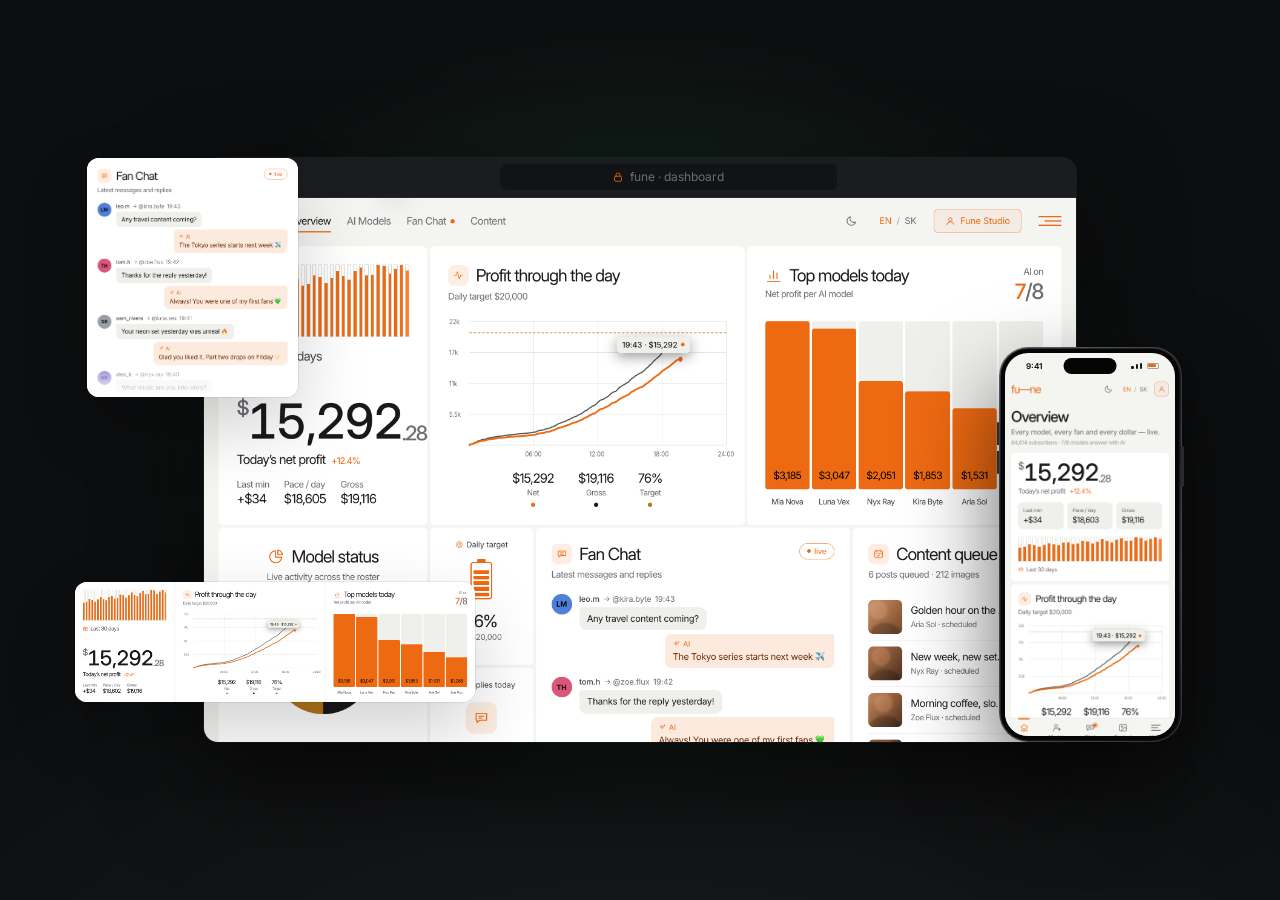
<file: mockups.html>
<!doctype html>
<!-- Marketing mockups of the Fune dashboard.
     Open: mockups.html?m=hero|browser|laptop|phone&lang=en|sk
     Export PNGs: bash tools/export-mockups.sh -->
<html lang="en">
<head>
  <meta charset="utf-8">
  <meta name="viewport" content="width=device-width, initial-scale=1">
  <meta name="robots" content="noindex">
  <title>Fune — dashboard mockups</title>
  <link rel="preconnect" href="https://fonts.googleapis.com">
  <link rel="preconnect" href="https://fonts.gstatic.com" crossorigin>
  <link href="https://fonts.googleapis.com/css2?family=Inter:opsz,wght@14..32,300..700&display=swap" rel="stylesheet">
  <link rel="stylesheet" href="styles.css?v=17">
  <style>
    html, body { height: 100%; }
    body.mk {
      margin: 0; overflow: hidden;
      background:
        radial-gradient(55% 60% at 50% 46%, rgba(38, 178, 101, .22), rgba(38, 178, 101, 0) 72%),
        radial-gradient(120% 90% at 50% 120%, #1a1b1d, #0d0e0f 60%);
    }
    .stage { position: relative; width: 100vw; height: 100vh; display: grid; place-items: center; }
    .mode { display: none; }
    body[data-m="browser"] .m-browser, body[data-m="laptop"] .m-laptop,
    body[data-m="phone"] .m-phone, body[data-m="hero"] .m-hero { display: block; }
    .m-browser { width: 84vw; }
    .m-laptop { width: 72vw; margin-top: -2vh; }
    .m-phone { height: 86vh; display: none; }
    body[data-m="phone"] .m-phone { display: flex; gap: 4vw; align-items: center; }
    .m-phone .mock-phone { height: 86vh; width: auto; }
    .m-phone .shot-card { width: 34vw; }
    .m-hero { width: 92vw; }
    .m-hero .showcase { padding: 0; }
    .mk-logo { position: absolute; left: 3.2vw; top: 3.6vh; font-size: 2.2vw; letter-spacing: -0.06em; color: var(--accent); }
  </style>
</head>
<body class="mk" data-m="hero">
  <svg width="0" height="0" style="position:absolute" aria-hidden="true">
    <symbol id="i-lock" viewBox="0 0 24 24"><g fill="none" stroke="currentColor" stroke-width="1.6" stroke-linecap="round"><rect x="5" y="10.5" width="14" height="10" rx="2.5"/><path d="M8 10.5V8a4 4 0 0 1 8 0v2.5"/></g></symbol>
  </svg>

  <div class="stage">
    <span class="mk-logo" hidden>fu—ne</span>

    <!-- Browser window -->
    <figure class="mode m-browser mock-browser">
      <div class="mb-bar"><i></i><i></i><i></i><span class="mb-url"><svg class="ico"><use href="#i-lock"/></svg>fune · dashboard</span></div>
      <img data-k="desk" alt="Fune dashboard">
    </figure>

    <!-- Laptop -->
    <figure class="mode m-laptop mock-laptop">
      <div class="ml-screen"><img data-k="desk" alt="Fune dashboard on a laptop"></div>
      <div class="ml-base"></div>
    </figure>

    <!-- Phone + card -->
    <div class="mode m-phone">
      <figure class="mock-phone"><div class="mp-screen"><span class="mp-status"><b>9:41</b><span class="mp-ic"><i></i><i></i><i></i><i class="bat"></i></span></span><img data-k="mobile" alt="Fune dashboard on a phone"></div><span class="island"></span></figure>
      <figure class="shot-card"><img data-k="chat" alt="Fan chat"></figure>
    </div>

    <!-- Hero composition (same as the website section) -->
    <div class="mode m-hero">
      <div class="showcase">
        <div class="sc-glow"></div>
        <figure class="mock-browser sc-main">
          <div class="mb-bar"><i></i><i></i><i></i><span class="mb-url"><svg class="ico"><use href="#i-lock"/></svg>fune · dashboard</span></div>
          <img data-k="desk" alt="Fune dashboard">
        </figure>
        <figure class="shot-card sc-chat"><img data-k="chat" alt="Fan chat"></figure>
        <figure class="shot-card sc-profit"><img data-k="profit" alt="Today’s net profit"></figure>
        <figure class="mock-phone sc-phone"><div class="mp-screen"><span class="mp-status"><b>9:41</b><span class="mp-ic"><i></i><i></i><i></i><i class="bat"></i></span></span><img data-k="mobile" alt="Fune dashboard on a phone"></div><span class="island"></span></figure>
      </div>
    </div>
  </div>

  <script>
    const p = new URLSearchParams(location.search);
    const lang = p.get('lang') === 'sk' ? 'sk' : 'en';
    document.documentElement.lang = lang;
    document.body.dataset.m = ['hero', 'browser', 'laptop', 'phone'].includes(p.get('m')) ? p.get('m') : 'hero';
    if (p.get('logo') === '1') document.querySelector('.mk-logo').hidden = false;
    document.querySelectorAll('img[data-k]').forEach((img) => {
      img.src = 'product-shots/fune-dashboard-' + img.dataset.k + '-' + lang + '.png';
    });
  </script>
</body>
</html>
</file>
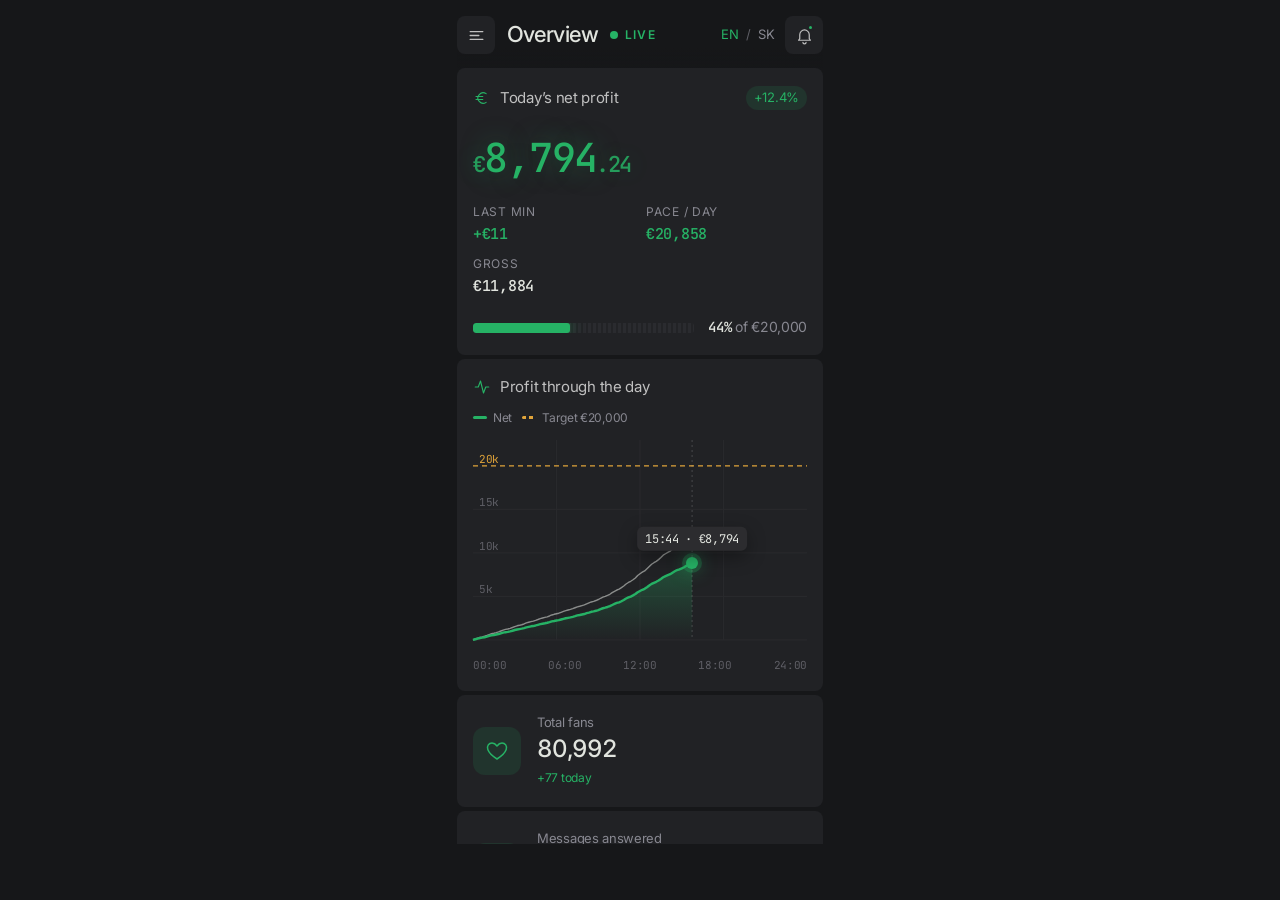
<file: tools/capture.html>
<!doctype html>
<!-- Helper for screenshots narrower than Chrome's minimum window width.
     Usage: tools/capture.html?src=../dashboard.html%3Fshot%3Dfull&w=390&h=844 -->
<html>
<head>
  <meta charset="utf-8">
  <meta name="robots" content="noindex">
  <style>html, body { margin: 0; background: #161719; overflow: hidden; } iframe { border: 0; display: block; margin: 0 auto; }</style>
</head>
<body>
  <iframe id="f" title="capture"></iframe>
  <script>
    const p = new URLSearchParams(location.search);
    const f = document.getElementById('f');
    f.style.width = (p.get('w') || 390) + 'px';
    f.style.height = (p.get('h') || 844) + 'px';
    f.src = p.get('src') || '../dashboard.html?shot=full';
  </script>
</body>
</html>
</file>
<file: styles.css>
/* =========================================================
   FU—NE · Modular landing page (light edition: white + orange, like the app's light mode)
   ========================================================= */

:root {
  /* Accent – zmeň tu a prefarbí sa celý web */
  --accent: #EE6A12;
  --accent-hover: #FF7E2A;
  --accent-rgb: 238, 106, 18;
  --accent-ink: #FFFFFF;

  --bg: #F4F4F1;
  --bg-deep: #ECECE8;
  --card: #FFFFFF;
  --card-2: #EFEFEB;
  --line: #D4D4CE;
  --line-soft: #E6E6E1;
  --muted: #6C6C73;
  --muted-2: #9C9CA2;
  --silver: #45464B;
  --text: #19191C;
  --white: #FFFFFF;
  /* Translucent ink on the page, the strongest text, the page colour as rgb, hero particles. */
  --ink-rgb: 0, 0, 0;
  --hi: #000000;
  --bg-rgb: 244, 244, 241;
  --particle-rgb: 70, 70, 78;
  color-scheme: light;

  --radius: 8px;
  --radius-btn: 12px;
  --gap: 4px;
  --pad: 24px;

  --ease: cubic-bezier(.22, 1, .36, 1);
  --font: "Inter", system-ui, -apple-system, "Segoe UI", sans-serif;

  /* Layout: max content width + card heights that grow on big screens
     (the minimum is the 1440 px design, the maximum caps very wide monitors) */
  --maxw: 2200px;
  --feat-h: clamp(760px, 52.8vw, 1000px);
  --card-h: clamp(380px, 26.4vw, 500px);
  --svc-h: clamp(796px, 55.3vw, 960px);
  --proc-h: clamp(605px, 42vw, 760px);
  --an-h: clamp(500px, 34.7vw, 620px);
  --plan-h: clamp(344px, 23.9vw, 440px);
  --team-h: clamp(650px, 45vw, 800px);
  --post-h: clamp(610px, 42.4vw, 780px);
}

.section, .contact, .footer, .hero, .statement, .header { max-width: var(--maxw); margin-left: auto; margin-right: auto; }

*, *::before, *::after { box-sizing: border-box; }

html { scroll-behavior: smooth; -webkit-text-size-adjust: 100%; }

body {
  margin: 0;
  background: var(--bg);
  color: var(--text);
  font-family: var(--font);
  font-optical-sizing: auto;
  font-size: 17px;
  line-height: 1.3;
  letter-spacing: -0.04em;
  -webkit-font-smoothing: antialiased;
  -moz-osx-font-smoothing: grayscale;
  overflow-x: hidden;
  overflow-x: clip;
}

img, svg, canvas { display: block; max-width: 100%; }
a { color: inherit; text-decoration: none; }
button { font: inherit; color: inherit; background: none; border: 0; padding: 0; cursor: pointer; letter-spacing: inherit; }
p, h1, h2, h3, h4, ul { margin: 0; }
ul { padding: 0; list-style: none; }
input, textarea { font: inherit; letter-spacing: inherit; }
::selection { background: var(--accent); color: var(--accent-ink); }
:focus { outline: none; }
:focus-visible { outline: 2px solid var(--accent); outline-offset: 3px; border-radius: 4px; }

.accent { color: var(--accent); }
.muted { color: var(--muted); }
.silver { color: var(--silver); }
.sr-only { position: absolute; width: 1px; height: 1px; overflow: hidden; clip: rect(0 0 0 0); white-space: nowrap; }

/* ---------- Generic UI ---------- */
.card {
  position: relative;
  background: var(--card);
  border-radius: var(--radius);
  overflow: hidden;
}

.btn {
  display: inline-flex;
  align-items: center;
  gap: 10px;
  height: 58px;
  padding: 0 26px;
  border-radius: var(--radius-btn);
  background: var(--accent);
  color: var(--accent-ink);
  font-size: 17px;
  white-space: nowrap;
  transition: background .3s var(--ease), transform .3s var(--ease);
}
.btn:hover { background: var(--accent-hover); }
.btn:active { transform: scale(.97); }
.btn svg { width: 20px; height: 20px; }

.sq-btn {
  display: inline-grid;
  place-items: center;
  flex: none;
  width: 60px;
  height: 60px;
  border-radius: var(--radius-btn);
  background: var(--accent);
  color: var(--accent-ink);
  overflow: hidden;
  position: relative;
  transition: background .3s var(--ease);
}
.sq-btn svg { width: 22px; height: 22px; transition: transform .45s var(--ease); }
.sq-btn:hover { background: var(--accent-hover); }
.sq-btn:hover svg, a:hover > .sq-btn svg, .card:hover .sq-btn svg { transform: translateX(4px); }
.sq-btn.sm { width: 52px; height: 52px; border-radius: 10px; }

.dots9 {
  display: grid;
  grid-template-columns: repeat(3, 3px);
  gap: 4px;
}
.dots9 i { width: 3px; height: 3px; border-radius: 50%; background: rgba(255,255,255,.55); }

.arrow-btn {
  display: inline-grid;
  place-items: center;
  width: 44px;
  height: 44px;
  color: var(--accent);
  transition: transform .3s var(--ease), opacity .3s;
}
.arrow-btn svg { width: 30px; height: 30px; }
.arrow-btn:hover { transform: scale(1.12); }

.pager { display: flex; gap: 5px; align-items: center; }
.pager i {
  display: block; width: 8px; height: 8px; border-radius: 8px;
  background: var(--line);
  transition: width .5s var(--ease), background .5s var(--ease);
  cursor: pointer;
}
.pager i.on { width: 26px; background: var(--accent); }

/* ---------- Icons ---------- */
:root {
  --m-check: url("data:image/svg+xml,%3Csvg xmlns='http://www.w3.org/2000/svg' viewBox='0 0 24 24' fill='none' stroke='black' stroke-width='2.6' stroke-linecap='round' stroke-linejoin='round'%3E%3Cpath d='M4.5 12.5l5 5L19.5 7'/%3E%3C/svg%3E");
  --m-plus: url("data:image/svg+xml,%3Csvg xmlns='http://www.w3.org/2000/svg' viewBox='0 0 24 24' fill='none' stroke='black' stroke-width='2.6' stroke-linecap='round'%3E%3Cpath d='M12 4.5v15M4.5 12h15'/%3E%3C/svg%3E");
  --m-arrow: url("data:image/svg+xml,%3Csvg xmlns='http://www.w3.org/2000/svg' viewBox='0 0 24 24' fill='none' stroke='black' stroke-width='2.4' stroke-linecap='round' stroke-linejoin='round'%3E%3Cpath d='M6 18L18 6M8 6h10v10'/%3E%3C/svg%3E");
}
.ico { display: inline-block; width: 1em; height: 1em; vertical-align: -0.14em; margin-right: .42em; color: var(--accent); flex: none; overflow: visible; }
.lineup .ico, .svc.open .ico { color: #fff; }
.feat-top small, .lineup-top span, .chip, .post-top span, .testi-bar span, .an-news .label, .c-logo .mail, .testi-who .co { display: inline-flex; align-items: center; }
.stat-txt b .ico { width: 18px; height: 18px; vertical-align: -3px; }
.feat-top small .ico { width: 20px; height: 20px; }
.lineup-top .ico { width: 15px; height: 15px; margin-right: 7px; }
.chip .ico { width: 13px; height: 13px; margin-right: 6px; }
.post-top .ico { color: #fff; opacity: .85; width: 15px; height: 15px; margin-right: 7px; }
.ticker-track .ico { width: .7em; height: .7em; margin-right: .55em; vertical-align: .02em; }
.an-news .label .ico { width: 17px; height: 17px; margin-right: 9px; }
.an-side .card > small .ico, .plan-price > small .ico, .plan-meta small .ico, .an-uptime > small .ico { width: 15px; height: 15px; margin-right: 6px; vertical-align: -2px; }
.testi-bar span .ico { width: 15px; height: 15px; }
.testi-who .co .ico { width: 18px; height: 18px; }
.c-logo .mail .ico { width: 18px; height: 18px; }
.c-logo address { display: flex; gap: 10px; }
.c-logo address .ico { width: 18px; height: 18px; margin: 1px 0 0; }

.tile { display: inline-grid; place-items: center; width: 52px; height: 52px; border-radius: 14px; background: rgba(var(--accent-rgb), .12); color: var(--accent); margin-bottom: 22px; }
.tile svg { width: 26px; height: 26px; }

.caps { display: grid; grid-template-columns: repeat(2, minmax(0, 1fr)); gap: 6px; margin-top: 26px; }
.caps li { display: flex; align-items: center; gap: 10px; background: var(--card-2); border-radius: 8px; padding: 12px; font-size: 15px; color: var(--silver); line-height: 1.25; }
.caps .ico { width: 20px; height: 20px; margin: 0; }

.testi-top { display: flex; justify-content: space-between; align-items: flex-start; gap: 20px; }
.stars { display: flex; gap: 4px; color: var(--accent); }
.stars .star { width: 18px; height: 18px; }

.f-nav a::after {
  content: ""; display: inline-block; width: .55em; height: .55em; margin-left: .3em; vertical-align: .12em;
  background: var(--accent);
  -webkit-mask: var(--m-arrow) center / contain no-repeat; mask: var(--m-arrow) center / contain no-repeat;
  opacity: 0; transform: translate(-4px, 4px); transition: opacity .25s, transform .35s var(--ease);
}
.f-nav a:hover::after { opacity: 1; transform: none; }

/* ---------- Header ---------- */
.progress {
  position: fixed; inset: 0 auto auto 0; height: 2px; width: 0;
  background: var(--accent);
  z-index: 60;
  transform-origin: left;
}

.header {
  position: fixed; top: 0; left: 0; right: 0;
  display: flex; justify-content: space-between; align-items: center;
  padding: 22px var(--pad);
  z-index: 50;
  pointer-events: none;
}
.header > * { pointer-events: auto; }
/* Once the page scrolls, a frosted strip behind the header keeps it readable over the content. */
.header::before { content: ""; position: absolute; inset: 0; z-index: -1; background: rgba(var(--bg-rgb), .82); backdrop-filter: blur(14px) saturate(1.2); -webkit-backdrop-filter: blur(14px) saturate(1.2); box-shadow: 0 1px 0 rgba(var(--ink-rgb), .06); opacity: 0; transition: opacity .3s var(--ease); pointer-events: none; }
.header.scrolled::before { opacity: 1; }

.logo {
  font-size: 31px;
  font-weight: 400;
  letter-spacing: -0.06em;
  color: var(--accent);
  line-height: 1;
  display: inline-flex;
  align-items: baseline;
}
.logo sup { font-size: .32em; letter-spacing: 0; margin-left: 2px; transform: translateY(-1.3em); }

.head-right { display: flex; align-items: center; gap: 26px; }
.lang { display: flex; align-items: center; gap: 6px; font-size: 15px; letter-spacing: 0; color: var(--muted-2); }
.lang button { color: var(--muted); padding: 4px 2px; transition: color .25s; }
.lang button:hover { color: var(--text); }
.lang button[aria-pressed="true"] { color: var(--accent); }
.login-btn {
  display: inline-flex; align-items: center; gap: 8px; height: 40px; padding: 0 18px;
  border-radius: var(--radius); border: 1px solid rgba(var(--accent-rgb), .5);
  color: var(--accent); font-size: 15px; letter-spacing: -0.01em; white-space: nowrap;
  background: rgba(var(--accent-rgb), .06);
  transition: background .25s, color .25s, border-color .25s;
}
.login-btn .ico { width: 17px; height: 17px; margin: 0; color: currentColor; }
.login-btn:hover { background: var(--accent); border-color: var(--accent); color: var(--accent-ink); }
.menu nav a.menu-login { color: var(--accent); }
html[lang="sk"] .hero h1 { font-size: clamp(38px, 5.55vw, 80px); }

.burger {
  width: 40px; height: 30px;
  display: flex; flex-direction: column; justify-content: center; align-items: flex-end; gap: 5px;
}
.burger i { display: block; height: 2px; background: var(--accent); border-radius: 2px; transition: width .4s var(--ease); }
.burger i:nth-child(1) { width: 38px; }
.burger i:nth-child(2) { width: 28px; }
.burger i:nth-child(3) { width: 38px; }
.burger:hover i:nth-child(1) { width: 28px; }
.burger:hover i:nth-child(2) { width: 38px; }
.burger:hover i:nth-child(3) { width: 22px; }

/* ---------- Menu ---------- */
.menu-backdrop {
  position: fixed; inset: 0; background: rgba(10,10,11,.35);
  opacity: 0; pointer-events: none; transition: opacity .5s var(--ease);
  z-index: 70;
}
.menu {
  position: fixed; top: 0; right: 0; bottom: 0;
  width: min(480px, 100%);
  background: var(--accent);
  color: var(--accent-ink);
  z-index: 80;
  transform: translateX(100%);
  transition: transform .7s var(--ease);
  display: flex; flex-direction: column; align-items: flex-end;
  padding: 22px 34px 34px;
  overflow-y: auto;
}
body.menu-open .menu { transform: none; }
body.menu-open .menu-backdrop { opacity: 1; pointer-events: auto; }
.menu-close { width: 40px; height: 40px; display: grid; place-items: center; margin-bottom: 24px; }
.menu-close svg { width: 28px; height: 28px; transition: transform .4s var(--ease); }
.menu-close:hover svg { transform: rotate(90deg); }
.menu nav { display: flex; flex-direction: column; align-items: flex-end; }
.menu nav a {
  font-size: 35px; font-weight: 500; letter-spacing: -0.04em; line-height: 42px;
  opacity: 0; transform: translateX(40px);
  transition: opacity .5s var(--ease), transform .6s var(--ease), color .2s;
}
.menu nav a:hover { color: #fff; }
body.menu-open .menu nav a { opacity: 1; transform: none; }
.menu-legal {
  margin-top: 28px; padding-top: 22px; border-top: 1px solid rgba(22,23,25,.25);
  display: flex; flex-direction: column; align-items: flex-end; gap: 6px; width: 100%;
}
.menu-legal a { font-size: 17px; font-weight: 600; }
.menu-legal a:hover { color: #fff; }

/* ---------- Intro (hero + statement) ---------- */
.intro {
  position: relative;
  background:
    radial-gradient(70% 55% at 50% 38%, rgba(var(--accent-rgb), .12) 0%, rgba(255,255,255,.7) 45%, rgba(255,255,255,0) 75%),
    var(--bg-deep);
  overflow: hidden;
}
.intro::after {
  content: ""; position: absolute; left: 0; right: 0; bottom: 0; height: 260px;
  background: linear-gradient(to bottom, rgba(var(--bg-rgb),0), var(--bg));
  pointer-events: none;
}
.particles { position: absolute; inset: 0; width: 100%; height: 100%; pointer-events: none; }

.hero {
  position: relative;
  min-height: max(100vh, 820px);
  padding: 0 var(--pad);
  z-index: 2;
}
.hero-tag {
  position: absolute; left: var(--pad); top: 202px;
  border-left: 1px solid var(--text);
  padding-left: 12px;
  font-size: 21px; letter-spacing: -0.05em; line-height: 1.4;
}
.hero-tag b { font-weight: 600; }

.hero-main {
  margin-left: 21%;
  padding-top: 200px;
  max-width: 1080px;
}
.hero h1 {
  font-size: clamp(46px, 6.95vw, 100px);
  font-weight: 500;
  line-height: .9;
  letter-spacing: -0.05em;
  color: var(--text);
}
.hero h1 .line { display: block; overflow: hidden; padding-bottom: .06em; }
.hero h1 .line > span { display: inline-block; transform: translateY(105%); transition: transform 1.1s var(--ease); }
.loaded .hero h1 .line > span { transform: none; }
.hero h1 .line:nth-child(2) > span { transition-delay: .08s; }
.hero h1 .line:nth-child(3) > span { transition-delay: .16s; }

.hero-cta {
  display: flex; align-items: center; gap: 34px;
  margin-top: 46px;
}
.hero-cta h2 { font-size: 28px; font-weight: 500; letter-spacing: -0.04em; color: var(--hi); line-height: 1.2; }
.hero-cta p { font-size: 17px; color: var(--silver); max-width: 220px; margin-top: 6px; }
.hero-cta .rule { width: 128px; height: 1px; background: var(--muted); }

.hero-stats { display: flex; gap: 70px; margin-top: 46px; }
.stat { display: flex; align-items: center; gap: 22px; }
.stat-num {
  font-size: 50px; font-weight: 500; letter-spacing: -0.05em; color: var(--accent);
  display: inline-flex; align-items: flex-start; line-height: 1;
}
.stat-num sup { font-size: 17px; margin-left: 2px; margin-top: 4px; }
.stat-txt { border-left: 1px solid var(--line); padding-left: 16px; }
.stat-txt b { display: block; font-weight: 400; font-size: 21px; color: var(--hi); letter-spacing: -0.05em; }
.stat-txt span { font-size: 17px; color: var(--text); }

/* Odometer */
.odo { display: inline-flex; overflow: hidden; height: 1em; line-height: 1; font-variant-numeric: tabular-nums; }
.odo .d { display: inline-block; height: 1em; overflow: hidden; }
.odo .d > span { display: flex; flex-direction: column; transition: transform 2s var(--ease); }
.odo .d > span > i { font-style: normal; height: 1em; display: block; }

.hero-card {
  position: absolute; right: var(--pad); top: 200px;
  width: 276px;
  display: block;
  opacity: 0; transform: translateY(20px);
  transition: opacity 1s var(--ease) .4s, transform 1s var(--ease) .4s;
}
.loaded .hero-card { opacity: 1; transform: none; }
.hero-card .art { height: 166px; border-radius: var(--radius); overflow: hidden; background: #050505; }
.hero-card .cap {
  margin-top: 4px; padding: 14px 16px;
  background: rgba(33,34,37,.75);
  backdrop-filter: blur(10px);
  border-radius: var(--radius);
  display: flex; justify-content: space-between; align-items: center;
}
.hero-card .cap b { font-weight: 400; color: #fff; display: block; }
.hero-card .cap small { font-size: 15px; color: var(--text); }
.hero-card .cap svg { width: 30px; height: 30px; color: var(--accent); transition: transform .4s var(--ease); }
.hero-card:hover .cap svg { transform: translateX(5px); }

/* Statement */
.statement {
  position: relative; z-index: 2;
  padding: 160px var(--pad) 320px 110px;
}
.statement p {
  font-size: clamp(44px, 8.35vw, 120px);
  font-weight: 500; line-height: 1.1; letter-spacing: -0.05em;
  max-width: 1250px;
  color: var(--text);
}
.statement .w { opacity: .14; transition: opacity .25s linear; }
.statement .w.on { opacity: 1; }

.poly { position: absolute; z-index: 3; will-change: transform; pointer-events: none; filter: drop-shadow(0 30px 40px rgba(0,0,0,.45)); }
.poly svg { width: 100%; height: 100%; animation: spin 26s linear infinite; }
.poly.p1 { width: 210px; right: 9%; bottom: 120px; }
.poly.p2 { width: 140px; right: 23%; bottom: 40px; }
.poly.p2 svg { animation-duration: 34s; animation-direction: reverse; }
.poly.p3 { width: 90px; right: 4%; bottom: 330px; }
.poly.p3 svg { animation-duration: 20s; }
@keyframes spin { to { transform: rotate(360deg); } }

/* ---------- Sections ---------- */
.section { position: relative; padding: 0 var(--pad); }
.sec-head { padding-top: 230px; }
.sec-title {
  font-size: clamp(54px, 6.95vw, 100px);
  font-weight: 500; letter-spacing: -0.05em; line-height: .9;
  color: var(--muted);
}
.sec-intro {
  display: grid;
  grid-template-columns: 240px 1fr 220px;
  gap: 24px;
  margin: 64px 0 112px;
  align-items: start;
}
.sec-num { border-left: 1px solid var(--accent); padding-left: 16px; }
.sec-num span { display: block; font-size: 28px; font-weight: 500; color: var(--silver); letter-spacing: -0.04em; line-height: 1.2; }
.sec-num small { font-size: 15px; color: var(--muted); }
.sec-lead {
  font-size: clamp(30px, 3.35vw, 48px); font-weight: 500; line-height: 1.1;
  letter-spacing: -0.05em; color: var(--silver); max-width: 640px;
}
.sec-aside { font-size: 17px; color: var(--muted); }

.sec-foot {
  display: flex; justify-content: space-between; align-items: center;
  padding: 48px 14px 0;
}
.ticks { display: flex; gap: 4px; }
.ticks i { width: 4px; height: 15px; background: var(--card-2); border-radius: 1px; }
.ticks i.on { background: var(--accent); }
.cta-link { display: inline-flex; align-items: center; gap: 22px; font-size: 21px; letter-spacing: -0.05em; color: var(--text); }
.cta-link:hover { color: var(--hi); }

/* Reveal */
.reveal { opacity: 0; transform: translateY(40px); transition: opacity 1s var(--ease), transform 1.1s var(--ease); }
.reveal.in { opacity: 1; transform: none; }
.reveal.d1 { transition-delay: .08s; }
.reveal.d2 { transition-delay: .16s; }
.reveal.d3 { transition-delay: .24s; }
.reveal.d4 { transition-delay: .32s; }

/* Pixel mask (block reveal on images) */
.pixmask { position: absolute; inset: 0; display: grid; z-index: 2; pointer-events: none; }
.pixmask i { background: var(--bg); transition: opacity .35s steps(2); }
.pixmask.go i { opacity: 0; }

/* Photos (monochrome + green tint, like the original renders) */
.ph { overflow: hidden; }
.ph .photo {
  position: absolute; inset: 0; width: 100%; height: 100%;
  object-fit: cover;
  filter: grayscale(1) contrast(1.08) brightness(.84);
}
.ph::after {
  content: ""; position: absolute; inset: 0; pointer-events: none;
  background: rgb(var(--accent-rgb));
  mix-blend-mode: color;
  opacity: .42;
}
.post .ph .photo, .pcard .ph .photo { filter: grayscale(1) contrast(1.05) brightness(.68); }
.feat::after, .plan-img::after, .an-img::after {
  content: ""; position: absolute; inset: 0; z-index: 1; pointer-events: none;
  background: linear-gradient(180deg, rgba(0,0,0,.5), rgba(0,0,0,0) 40%, rgba(0,0,0,0) 70%, rgba(0,0,0,.35));
}

/* Art */
.art { position: relative; overflow: hidden; }
.art svg { width: 100%; height: 100%; }
.art-cover { position: absolute; inset: 0; }
.art-cover svg { width: 100%; height: 100%; }

/* ---------- 001 Work ---------- */
.work-grid {
  display: grid;
  grid-template-columns: repeat(3, minmax(0, 1fr));
  gap: var(--gap);
}
.feat { grid-column: span 2; height: var(--feat-h); }
.feat .art-cover { transition: transform 1.2s var(--ease); }
.feat:hover .art-cover { transform: scale(1.03); }
.feat-top { position: absolute; left: 32px; top: 32px; z-index: 3; }
.feat-top small { font-size: 21px; color: #fff; display: block; }
.feat-top h3 { font-size: 35px; font-weight: 500; color: #fff; letter-spacing: -0.04em; margin-top: 4px; }
.feat-desc {
  position: absolute; left: 32px; bottom: 112px; max-width: 460px; z-index: 3;
  font-size: 24px; letter-spacing: -0.03em; line-height: 1.5; color: #fff;
  opacity: 0; transform: translateY(16px); transition: opacity .6s var(--ease), transform .6s var(--ease);
}
.feat:hover .feat-desc { opacity: 1; transform: none; }
.card .corner-dots { position: absolute; right: 28px; top: 32px; z-index: 3; }
.card .corner-btn { position: absolute; left: 24px; bottom: 24px; z-index: 3; }

.lineup {
  height: var(--feat-h);
  background: var(--accent);
  color: #fff;
  padding: 26px 26px 26px;
  display: flex; flex-direction: column;
}
.lineup-top { display: flex; justify-content: space-between; font-size: 15px; color: rgba(255,255,255,.95); }
.lineup h3 { font-size: clamp(32px, 3.35vw, 48px); font-weight: 500; line-height: 1.1; letter-spacing: -0.05em; margin-top: 34px; }
.lineup p { font-size: 21px; letter-spacing: -0.05em; line-height: 1.4; margin-top: 28px; max-width: 340px; }
.dotfield {
  flex: 1; display: grid; grid-template-columns: repeat(7, 1fr); align-content: center; row-gap: 34px; margin: 30px 0;
}
.dotfield i { width: 4px; height: 4px; border-radius: 50%; background: rgba(255,255,255,.55); justify-self: center; transition: background .4s, transform .4s; }
.dotfield i.hi { background: #fff; transform: scale(1.5); }
.lineup-foot { display: flex; align-items: center; gap: 10px; font-size: 21px; letter-spacing: -0.05em; }
.lineup-foot svg { width: 22px; height: 22px; }

.pcard { height: var(--card-h); background: #8d8f8e; display: flex; flex-direction: column; padding: 26px 24px; }
.pcard .art-cover { transition: transform 1.2s var(--ease); }
.pcard:hover .art-cover { transform: scale(1.05); }
.pcard h4 { position: relative; z-index: 3; margin-right: 34px; font-size: 28px; font-weight: 400; line-height: 1.15; color: #fff; letter-spacing: -0.05em; }
.pcard p {
  position: relative; z-index: 3; margin-top: 10px; color: #fff; font-size: 17px; max-width: 300px;
  opacity: 0; transform: translateY(10px); transition: opacity .5s var(--ease), transform .5s var(--ease);
}
.pcard:hover p { opacity: 1; transform: none; }
.pcard::after { content: ""; position: absolute; inset: 0; background: linear-gradient(180deg, rgba(0,0,0,.55), rgba(0,0,0,.12) 45%, rgba(0,0,0,0) 70%); z-index: 1; pointer-events: none; }

.placeholder { height: var(--card-h); display: grid; place-items: center; }
.placeholder svg { width: 120px; color: var(--card-2); }

.beta { height: var(--card-h); padding: 26px 26px; display: flex; flex-direction: column; }
.beta h4 { font-size: 35px; font-weight: 500; letter-spacing: -0.04em; color: var(--text); }
.beta h4 span { color: var(--muted); }
.beta .note { font-size: 21px; color: var(--accent); margin-top: 6px; letter-spacing: -0.05em; }
.chip { display: inline-block; font-size: 13px; color: var(--hi); background: var(--card-2); border-radius: 4px; padding: 4px 8px; }
.beta .chip { margin-top: auto; align-self: flex-start; }
.beta .big { font-size: 70px; font-weight: 500; color: var(--muted); letter-spacing: -0.05em; line-height: 1; margin-top: 10px; display: flex; align-items: flex-start; }
.beta .big sup { font-size: 28px; margin-top: 6px; }
.beta-foot { display: flex; justify-content: space-between; align-items: center; margin-top: 24px; font-size: 21px; color: var(--silver); letter-spacing: -0.05em; }
.progress-line { height: 3px; background: var(--card-2); border-radius: 3px; margin-top: 14px; overflow: hidden; }
.progress-line i { display: block; height: 100%; width: 0; background: var(--accent); transition: width 2s var(--ease); }

/* ---------- 002 Services ---------- */
.services {
  display: grid;
  grid-template-columns: minmax(0, 1fr) clamp(320px, 30.8vw, 443px);
  gap: var(--gap);
}
.svc-cols { display: flex; gap: var(--gap); height: var(--svc-h); min-width: 0; }
.svc {
  flex: 1 1 0; min-width: 0;
  background: var(--card);
  border-radius: var(--radius);
  padding: 26px 30px 30px;
  display: flex; flex-direction: column;
  cursor: pointer;
  transition: flex .8s var(--ease), background .6s var(--ease);
  overflow: hidden;
  position: relative;
}
.svc.open { flex: 0 0 clamp(300px, 26vw, 376px); background: var(--accent); cursor: default; }
.svc-num { display: flex; align-items: center; gap: 10px; padding-bottom: 14px; border-bottom: 1px solid rgba(var(--ink-rgb),.12); }
.svc-num svg { width: 30px; height: 30px; color: var(--muted); transition: transform .6s var(--ease), color .4s; flex: none; }
.svc-num span { font-size: 35px; font-weight: 500; color: var(--text); letter-spacing: -0.04em; line-height: 1; transition: font-size .6s var(--ease); }
.svc.open .svc-num { border-color: rgba(255,255,255,.35); }
.svc.open .svc-num svg { color: #fff; transform: rotate(-135deg); }
.svc.open .svc-num span { font-size: 70px; color: rgba(255,255,255,.9); }
.svc-body {
  margin-top: 26px; opacity: 0; transform: translateY(14px);
  transition: opacity .35s var(--ease), transform .35s var(--ease);
  pointer-events: none;
  min-width: 240px;
}
.svc.open .svc-body { opacity: 1; transform: none; transition-delay: .35s; transition-duration: .6s; pointer-events: auto; }
.svc-body h4 { font-size: 28px; font-weight: 400; color: #fff; letter-spacing: -0.05em; }
.svc-body p { font-size: 17px; color: #fff; margin-top: 12px; max-width: 320px; }
.svc-body .art { height: 300px; border-radius: var(--radius); margin-top: 60px; background: #bbb; }
.svc-foot { margin-top: auto; }
.svc-foot svg { width: 34px; height: 34px; color: var(--muted); margin-bottom: 14px; display: block; transition: color .4s, transform .6s var(--ease); }
.svc:hover .svc-foot svg { color: var(--accent); }
.svc.open .svc-foot svg { color: #fff; transform: scale(1.08); }
.svc-foot span { font-size: 21px; letter-spacing: -0.05em; color: var(--silver); }
.svc.open .svc-foot span { color: #fff; }

.core { padding: 26px 30px 30px; display: flex; flex-direction: column; height: var(--svc-h); }
.core-top { display: flex; align-items: center; gap: 14px; font-size: 15px; color: var(--silver); }
.core-top .ln { flex: 1; height: 1px; background: var(--line); }
.core h3 { font-size: clamp(32px, 3.35vw, 48px); font-weight: 500; letter-spacing: -0.05em; line-height: 1.1; color: var(--card-2); margin-top: clamp(28px, 3.6vw, 60px); transition: color 1.2s var(--ease); }
.core.in h3 { color: #3a3a3e; }
.core > p { font-size: 17px; color: var(--muted); margin-top: 8px; max-width: 360px; }
.core .dotfield { grid-template-columns: repeat(5, 1fr); row-gap: 34px; min-height: 0; overflow: hidden; margin: 22px 0; }
.core .dotfield i { background: var(--muted-2); }
.core .dotfield i.hi { background: var(--accent); transform: scale(1.4); }
.core-foot { display: flex; align-items: center; gap: 12px; font-size: 17px; color: var(--text); }
.core-foot svg { width: 18px; height: 18px; color: var(--accent); }

/* ---------- 003 Process ---------- */
.process {
  display: grid;
  grid-template-columns: clamp(300px, 32vw, 463px) minmax(0, 1fr) clamp(170px, 15.9vw, 229px);
  grid-template-rows: 180px var(--proc-h);
  gap: var(--gap);
}
.proc-img { grid-row: span 2; background: #050505; }
.proc-head { display: flex; justify-content: space-between; align-items: center; padding: 0 52px; }
.proc-head h4 { font-size: 28px; font-weight: 400; color: var(--silver); letter-spacing: -0.05em; }
.proc-nav { display: flex; justify-content: center; align-items: center; gap: 20px; }
.proc-step { padding: 52px 52px 40px; display: flex; flex-direction: column; }
.proc-step h3 { font-size: 35px; font-weight: 500; color: var(--text); letter-spacing: -0.04em; }
.proc-step p { font-size: 21px; color: var(--muted); letter-spacing: -0.05em; line-height: 1.4; margin-top: 18px; max-width: 600px; }
.proc-metric { margin-top: auto; }
.proc-metric .big { font-size: 48px; font-weight: 500; color: var(--muted); letter-spacing: -0.05em; display: flex; align-items: flex-start; gap: 6px; line-height: 1; }
.proc-metric .big sup { font-size: 17px; margin-top: 2px; }
.proc-metric small { font-size: 15px; color: var(--muted-2); display: block; margin-top: 10px; }
.proc-swap { transition: opacity .45s var(--ease), transform .45s var(--ease); }
.proc-swap.out { opacity: 0; transform: translateY(12px); }
.proc-demo { display: flex; flex-direction: column; justify-content: center; align-items: center; text-align: center; padding: 24px; gap: 26px; }
.proc-demo p { font-size: 15px; color: var(--silver); max-width: 150px; }
.proc-demo .btn { max-width: 100%; white-space: normal; height: auto; min-height: 58px; padding: 10px 18px; line-height: 1.15; text-align: left; }
.proc-demo .btn svg { flex: none; }
.proc-img .art-cover { transition: opacity .5s var(--ease); }

/* ---------- 004 Analytics ---------- */
.analytics {
  display: grid;
  grid-template-columns: 345px 172px 343px 173px 345px 171px;
  grid-template-columns: repeat(24, 1fr);
  grid-auto-rows: auto;
  gap: var(--gap);
}
.an-img { grid-column: span 9; height: var(--an-h); background: #0a0a0a; }
.an-img h4 { position: absolute; z-index: 3; left: 24px; top: 22px; font-size: 21px; font-weight: 400; color: #fff; letter-spacing: -0.05em; }
.an-img .logo { position: absolute; z-index: 3; left: 24px; bottom: 22px; font-size: 26px; }
.an-health { grid-column: span 6; height: var(--an-h); padding: 30px; display: flex; flex-direction: column; align-items: center; text-align: center; }
.an-health h4, .an-perf h4 { font-size: 28px; font-weight: 400; color: var(--text); letter-spacing: -0.05em; }
.an-health > small, .an-perf > small { color: var(--muted); font-size: 15px; margin-top: 6px; }
.donut { width: 200px; height: 200px; margin: 34px 0 30px; transform: rotate(-90deg); }
.donut circle { fill: none; stroke-width: 34; transition: stroke-dasharray 1.6s var(--ease), stroke-dashoffset 1.6s var(--ease); }
.legend { display: flex; gap: 26px; justify-content: center; }
.legend div { display: flex; flex-direction: column; align-items: center; }
.legend b { font-size: 21px; font-weight: 400; color: var(--text); letter-spacing: -0.05em; }
.legend small { font-size: 13px; color: var(--muted); margin-top: 2px; }
.legend i { width: 7px; height: 7px; border-radius: 50%; margin-top: 8px; }

.an-status { grid-column: span 9; height: var(--an-h); padding: 30px 24px; display: flex; flex-direction: column; align-items: center; }
.clocks { display: grid; grid-template-columns: repeat(3, 1fr); width: 100%; gap: 10px; }
.clock { display: flex; flex-direction: column; align-items: center; text-align: center; }
.clock b { font-weight: 400; font-size: 21px; color: var(--text); letter-spacing: -0.05em; }
.clock > small { font-size: 13px; color: var(--muted); margin-top: 4px; }
.clock svg { width: 116px; height: 116px; margin: 20px 0 16px; }
.clock .face { fill: var(--card-2); stroke: var(--line); stroke-width: 1; }
.clock .h { stroke: var(--silver); stroke-width: 2.4; stroke-linecap: round; }
.clock .m { stroke: var(--silver); stroke-width: 1.6; stroke-linecap: round; }
.clock .s { stroke: var(--accent); stroke-width: 1.2; stroke-linecap: round; }
.clock .lv { display: flex; gap: 4px; justify-content: center; }
.clock .lv i { width: 7px; height: 7px; border-radius: 50%; background: var(--line); }
.clock .lv i.on { background: var(--accent); }
.clock .st { font-size: 21px; color: var(--silver); margin-top: 12px; letter-spacing: -0.05em; }
.clock .st.dim { color: var(--muted-2); }
.clock .sub { font-size: 13px; color: var(--muted); margin-top: 4px; }
.pill { display: inline-block; border: 1px solid var(--muted); border-radius: 30px; padding: 4px 12px; font-size: 13px; color: var(--silver); margin-top: 30px; }
.an-status h4 { font-size: 28px; font-weight: 400; color: var(--muted); margin-top: 14px; letter-spacing: -0.05em; }

.an-uptime { grid-column: span 6; height: var(--an-h); padding: 30px; display: flex; flex-direction: column; }
.ubars { display: flex; gap: 3px; align-items: flex-end; height: 120px; }
.ubars i { flex: 1; height: 100%; background: transparent; border: 1px solid var(--line); border-radius: 1px; position: relative; overflow: hidden; }
.ubars i::after { content: ""; position: absolute; left: 0; right: 0; bottom: 0; height: var(--h, 0%); background: var(--accent); transition: height 1.2s var(--ease); transition-delay: var(--dl, 0s); }
.ubars:not(.go) i::after { height: 0; }
.an-uptime > small { color: var(--silver); font-size: 21px; margin-top: 18px; letter-spacing: -0.05em; }
.an-uptime .big { margin-top: auto; font-size: 80px; font-weight: 500; letter-spacing: -0.05em; color: var(--text); line-height: 1; display: flex; align-items: flex-start; }
.an-uptime .big sup { font-size: 34px; color: var(--muted); }
.an-uptime .lbl { font-size: 21px; color: var(--text); margin-top: 10px; letter-spacing: -0.05em; }

.an-perf { grid-column: span 6; height: var(--an-h); padding: 30px; display: flex; flex-direction: column; align-items: center; text-align: center; }
.linechart { width: 100%; max-width: 260px; height: 210px; margin-top: 20px; position: relative; }
.linechart svg { width: 100%; height: 100%; overflow: visible; }
.linechart .grid line { stroke: var(--line-soft); stroke-width: 1; }
.linechart text { fill: var(--muted); font-size: 9px; letter-spacing: 0; }
.linechart .la { fill: none; stroke: var(--accent); stroke-width: 3; stroke-linejoin: round; stroke-linecap: round; }
.linechart .lb { fill: none; stroke: var(--text); stroke-width: 3; stroke-linejoin: round; stroke-linecap: round; }
.linechart .la, .linechart .lb { stroke-dasharray: 600; stroke-dashoffset: 600; transition: stroke-dashoffset 2.2s var(--ease); }
.linechart.go .la, .linechart.go .lb { stroke-dashoffset: 0; }
.tip {
  position: absolute; left: 0; top: 0;
  background: var(--card-2); border-radius: 6px; padding: 5px 9px; font-size: 13px; color: var(--hi); white-space: nowrap;
  display: flex; align-items: center; gap: 6px;
  transition: left 1.2s var(--ease), top 1.2s var(--ease);
  box-shadow: 0 6px 20px rgba(0,0,0,.4);
}
.tip i { width: 6px; height: 6px; border-radius: 50%; background: var(--accent); }
.an-perf .legend { margin-top: auto; gap: 40px; }

.an-evo { grid-column: span 9; height: var(--an-h); padding: 30px; display: flex; flex-direction: column; }
.evo-head { display: flex; justify-content: space-between; align-items: flex-start; }
.evo-head h4 { font-size: 28px; font-weight: 400; color: var(--text); letter-spacing: -0.05em; }
.evo-head small { color: var(--muted); font-size: 15px; }
.evo-head .score { text-align: right; }
.evo-head .score b { display: block; font-size: 35px; font-weight: 500; color: var(--muted); letter-spacing: -0.04em; }
.evo-head .score b em { font-style: normal; color: var(--accent); }
.evo-bars { flex: 1; display: grid; grid-template-columns: repeat(5, 1fr); gap: 4px; margin-top: 26px; }
.evo-bar { display: flex; flex-direction: column; }
.evo-bar .track { flex: 1; background: var(--card-2); border-radius: 4px; position: relative; overflow: hidden; }
.evo-bar .fill { position: absolute; left: 0; right: 0; bottom: 0; height: 0; background: var(--accent); border-radius: 4px; transition: height 1.4s var(--ease); display: flex; align-items: flex-end; justify-content: center; }
.evo-bar .fill b { font-size: 21px; font-weight: 400; color: #fff; padding-bottom: 12px; letter-spacing: -0.05em; }
.evo-bar.plain .fill { background: transparent; }
.evo-bar small { text-align: center; font-size: 13px; color: var(--silver); margin-top: 12px; }

.an-side { grid-column: span 3; display: grid; grid-template-rows: 1fr 1fr; gap: var(--gap); height: var(--an-h); }
.an-side .card { padding: 20px 12px; display: flex; flex-direction: column; align-items: center; text-align: center; }
.an-side .card > small { font-size: 13px; color: var(--silver); }
.battery { width: 36px; height: 62px; border: 2px solid var(--accent); border-radius: 5px; margin-top: 20px; position: relative; padding: 3px; display: flex; flex-direction: column-reverse; gap: 3px; }
.battery::before { content: ""; position: absolute; top: -7px; left: 50%; width: 14px; height: 5px; background: var(--accent); border-radius: 2px 2px 0 0; transform: translateX(-50%); }
.battery i { flex: 1; background: var(--accent); border-radius: 1px; opacity: 0; transition: opacity .25s; }
.battery i.on { opacity: 1; }
.an-side .val { font-size: 28px; color: var(--text); margin-top: 18px; letter-spacing: -0.05em; }
.an-side .val + small { color: var(--muted); font-size: 13px; }
.partner { position: relative; width: 50px; height: 50px; margin-top: auto; margin-bottom: auto; }
.partner svg { position: absolute; inset: 0; width: 100%; height: 100%; color: var(--silver); opacity: 0; transform: scale(.7); transition: opacity .6s var(--ease), transform .6s var(--ease); }
.partner svg.on { opacity: 1; transform: none; }

.an-news { grid-column: 1 / -1; height: 86px; display: flex; align-items: center; }
.an-news .label { flex: none; padding: 0 40px 0 30px; font-size: 17px; color: var(--silver); position: relative; z-index: 2; background: var(--card); height: 100%; display: flex; align-items: center; box-shadow: 30px 0 30px var(--card); }
.ticker { flex: 1; overflow: hidden; mask-image: linear-gradient(90deg, transparent, #000 8%, #000 92%, transparent); -webkit-mask-image: linear-gradient(90deg, transparent, #000 8%, #000 92%, transparent); }
.ticker-track { display: flex; gap: 120px; width: max-content; animation: tick 45s linear infinite; }
.ticker-track span { font-size: 24px; color: var(--silver); letter-spacing: -0.04em; white-space: nowrap; }
@keyframes tick { to { transform: translateX(-50%); } }

/* ---------- 005 Pricing ---------- */
.pricing { display: grid; gap: var(--gap); }
.plan { display: grid; grid-template-columns: repeat(5, minmax(0, 1fr)); gap: var(--gap); height: var(--plan-h); }
.plan-img { background: #050505; }
.plan-img h4 { position: absolute; z-index: 3; left: 24px; top: 24px; font-size: 24px; font-weight: 400; color: #fff; letter-spacing: -0.05em; }
.plan-img small { position: absolute; z-index: 3; left: 24px; top: 56px; font-size: 15px; color: var(--muted); }
.plan-price { display: flex; flex-direction: column; align-items: center; justify-content: center; text-align: center; padding: 20px; }
.plan-price > small, .plan-meta small { font-size: 15px; color: var(--muted); }
.plan-price .amount { font-size: 53px; font-weight: 400; color: var(--text); letter-spacing: -0.05em; line-height: 1; margin-top: 10px; position: relative; display: inline-flex; }
.plan-price .amount .num { display: inline-block; transition: transform .45s var(--ease), opacity .45s var(--ease); }
.plan-price .amount .num.flip { transform: translateY(-30%); opacity: 0; }
.toggle-row { display: flex; align-items: center; gap: 10px; margin-top: 18px; font-size: 13px; color: var(--silver); }
.toggle { width: 42px; height: 24px; border-radius: 30px; background: var(--card-2); position: relative; }
.toggle::after { content: ""; position: absolute; left: 3px; top: 3px; width: 18px; height: 18px; border-radius: 50%; background: var(--accent); transition: transform .4s var(--ease); }
.toggle[aria-pressed="true"]::after { transform: translateX(18px); }
.save { font-size: 13px; color: var(--accent); margin-top: 10px; height: 17px; opacity: 0; transform: translateY(-6px); transition: opacity .4s var(--ease), transform .4s var(--ease); }
.yearly .save { opacity: 1; transform: none; }
.plan-meta { display: grid; grid-template-rows: 1fr 1fr; gap: var(--gap); }
.plan-meta .card { display: flex; flex-direction: column; align-items: center; justify-content: center; text-align: center; }
.plan-meta b { font-size: 28px; font-weight: 400; color: var(--text); letter-spacing: -0.05em; margin-top: 8px; }
.plan-feat { display: flex; align-items: center; justify-content: center; padding: 20px; }
.plan-feat ul { font-size: 15px; color: var(--muted); line-height: 1.6; }
.plan-feat li::before {
  content: ""; display: inline-block; width: 15px; height: 15px; margin-right: 10px; vertical-align: -2px;
  background: var(--accent);
  -webkit-mask: var(--m-check) center / contain no-repeat; mask: var(--m-check) center / contain no-repeat;
}
.plan-feat li.hl::before { -webkit-mask-image: var(--m-plus); mask-image: var(--m-plus); }
.plan-feat li.hl { color: var(--silver); font-weight: 600; }
.plan-cta { display: grid; place-items: center; }

/* ---------- 006 FAQ ---------- */
.faq { display: grid; grid-template-columns: minmax(0, 744fr) minmax(0, 645fr); gap: var(--gap); align-items: start; }
.faq-list { display: grid; gap: var(--gap); }
.qa { background: var(--card); border-radius: var(--radius); }
.qa button { width: 100%; min-height: 84px; display: flex; justify-content: space-between; align-items: center; gap: 24px; padding: 18px 24px; text-align: left; font-size: 21px; color: var(--text); letter-spacing: -0.05em; }
.qa .ic { width: 50px; height: 18px; position: relative; flex: none; }
.qa .ic i { position: absolute; left: 0; right: 0; height: 1.5px; background: var(--accent); transition: transform .5s var(--ease), top .5s var(--ease); }
.qa .ic i:nth-child(1) { top: 2px; }
.qa .ic i:nth-child(2) { top: 14px; }
.qa.open .ic i:nth-child(1) { top: 8px; transform: rotate(14deg); }
.qa.open .ic i:nth-child(2) { top: 8px; transform: rotate(-14deg); }
.qa .ans { display: grid; grid-template-rows: 0fr; transition: grid-template-rows .6s var(--ease); }
.qa.open .ans { grid-template-rows: 1fr; }
.qa .ans > div { overflow: hidden; }
.qa .ans p { padding: 0 24px 26px; font-size: 17px; color: var(--muted); max-width: 600px; line-height: 1.45; }

.faq-side { display: grid; gap: var(--gap); }
.faq-img { height: clamp(300px, 20.8vw, 400px); background: #333; }
.badge {
  position: absolute; width: 120px; height: 120px; z-index: 3;
  display: grid; place-items: center;
}
.badge svg.ring { position: absolute; inset: 0; width: 100%; height: 100%; animation: spin 18s linear infinite; }
.badge svg.ring text { fill: #fff; font-size: 11.5px; letter-spacing: .4px; font-family: var(--font); }
.badge .core-dot { width: 42px; height: 42px; border-radius: 50%; background: var(--accent); }
.faq-img .badge { right: 26px; top: 50%; transform: translateY(-50%); }
.faq-ask { padding: 26px 26px 26px; }
.faq-ask h3 { font-size: 48px; font-weight: 500; color: var(--text); letter-spacing: -0.05em; line-height: 1.1; }
.faq-ask p { font-size: 17px; color: var(--muted-2); margin-top: 26px; max-width: 560px; }
.faq-ask .cta-link { margin-top: 30px; }

/* ---------- 007 Team ---------- */
.team { display: grid; grid-template-columns: minmax(0, 1fr) clamp(300px, 32vw, 461px) clamp(140px, 15.9vw, 229px); grid-template-rows: 180px var(--team-h); gap: var(--gap); }
.team-head { display: flex; justify-content: space-between; align-items: center; padding: 0 52px; }
.team-head h4 { font-size: 28px; font-weight: 400; color: var(--silver); letter-spacing: -0.05em; }
.team-photo { grid-row: span 2; grid-column: 2; background: #0a0a0a; }
.team-photo img { position: absolute; inset: 0; width: 100%; height: 100%; object-fit: cover; transition: opacity .6s var(--ease), transform 1.2s var(--ease); filter: grayscale(1) contrast(1.05); }
.team-photo img.out { opacity: 0; transform: scale(1.04); }
.team-nav { display: flex; justify-content: center; align-items: center; gap: 20px; }
.team-bio { padding: 52px 52px 52px; display: flex; flex-direction: column; grid-column: 1; grid-row: 2; }
.team-bio h3 { font-size: 48px; font-weight: 500; color: var(--text); letter-spacing: -0.05em; line-height: 1.1; }
.team-bio > div > small { font-size: 17px; color: var(--muted); display: block; margin-top: 10px; }
.team-bio p { margin-top: auto; font-size: 17px; color: var(--muted); line-height: 1.5; max-width: 600px; }
.team-social { grid-column: 3; grid-row: 2; display: flex; flex-direction: column; align-items: center; justify-content: flex-end; gap: 34px; padding: 44px 0; }
.team-social a svg { width: 22px; height: 22px; color: var(--silver); transition: color .3s; }
.team-social a:hover svg { color: var(--accent); }

/* ---------- 008 Testimonials ---------- */
.testi { display: grid; grid-template-columns: minmax(0, 1fr) clamp(140px, 13.6vw, 196px); gap: var(--gap); }
.testi-main { min-height: clamp(690px, 48vw, 860px); padding: 52px 40px; display: grid; grid-template-columns: clamp(260px, 23vw, 330px) minmax(0, 1fr); gap: clamp(40px, 5.5vw, 80px); }
.testi-main .ph { position: relative; height: 100%; min-height: 520px; border-radius: var(--radius); overflow: hidden; background: #0a0a0a; }
.testi-main .ph img { position: absolute; inset: 0; width: 100%; height: 100%; object-fit: cover; filter: grayscale(1); transition: opacity .5s var(--ease); }
.testi-body { display: flex; flex-direction: column; padding-top: 4px; }
.testi-body .q { width: 54px; color: var(--muted-2); }
.testi-body blockquote { margin: 26px 0 0; font-size: 28px; font-style: italic; color: var(--muted); letter-spacing: -0.04em; line-height: 1.4; max-width: 620px; transition: opacity .45s var(--ease); }
.testi-who { margin-top: auto; display: flex; justify-content: space-between; align-items: flex-end; transition: opacity .45s var(--ease); }
.testi-who h4 { font-size: 48px; font-weight: 500; color: var(--text); letter-spacing: -0.05em; line-height: 1.1; }
.testi-who small { font-size: 17px; color: var(--muted); display: block; margin-top: 6px; }
.testi-who .co { font-size: 17px; color: var(--muted); padding-right: 40px; }
.fade-out { opacity: 0 !important; }
.testi-nav { display: flex; flex-direction: column; justify-content: flex-end; align-items: center; padding-bottom: 300px; }
.testi-nav > div { display: flex; gap: 20px; }
.testi-bar { grid-column: 1 / -1; height: 68px; display: flex; align-items: center; gap: 22px; padding: 0 30px; }
.testi-bar span { font-size: 15px; color: var(--muted); }
.thumbs { grid-column: 1 / -1; display: grid; grid-template-columns: repeat(8, minmax(0, 1fr)); gap: var(--gap); height: clamp(228px, 15.8vw, 300px); }
.thumbs .up { display: grid; place-items: center; color: var(--accent); }
.thumbs .up svg { width: 34px; height: 34px; }
.thumb { position: relative; border-radius: var(--radius); overflow: hidden; background: var(--card); cursor: pointer; }
.thumb img { width: 100%; height: 100%; object-fit: cover; filter: grayscale(1) brightness(.9); transition: transform .8s var(--ease), filter .5s; }
.thumb:hover img { transform: scale(1.06); filter: grayscale(.4); }
.thumb.on { outline: 2px solid var(--accent); outline-offset: -2px; }
.thumb.on img { filter: grayscale(0); }

/* ---------- 009 Blog ---------- */
.blog { display: grid; grid-template-columns: repeat(2, minmax(0, 1fr)); gap: var(--gap); }
.post { height: var(--post-h); background: #a9abaa; display: flex; flex-direction: column; padding: 24px 30px; }
.post .art-cover { transition: transform 1.2s var(--ease); }
.post:hover .art-cover { transform: scale(1.05); }
.post-top { position: relative; z-index: 3; display: flex; justify-content: space-between; gap: 16px; font-size: 15px; color: #fff; }
.post h3 { position: relative; z-index: 3; margin-top: 22px; max-width: 520px; font-size: clamp(26px, 2.45vw, 35px); font-weight: 400; color: #fff; letter-spacing: -0.05em; line-height: 1.2; }
.post h3 + p { position: relative; z-index: 3; margin-top: 14px; max-width: 420px; color: #fff; font-size: 17px; opacity: 0; transform: translateY(10px); transition: opacity .5s var(--ease), transform .5s var(--ease); }
.post:hover h3 + p { opacity: 1; transform: none; }
.post::after { content: ""; position: absolute; inset: 0; background: linear-gradient(180deg, rgba(0,0,0,.62), rgba(0,0,0,.18) 45%, rgba(0,0,0,0) 70%); z-index: 1; pointer-events: none; }

/* ---------- Marquee band ---------- */
.band {
  margin-top: 112px;
  background: var(--accent);
  overflow: hidden;
  padding: 40px 0 20px;
  color: rgba(239, 244, 238, .92);
}
.band-row { display: flex; width: max-content; animation: tick 40s linear infinite; }
.band-row.rev { animation-direction: reverse; }
.band-row > span { white-space: nowrap; flex: none; }
.band .wm { font-weight: 400; letter-spacing: -0.06em; line-height: 1; padding-right: .5em; display: inline-flex; align-items: flex-start; }
.band .wm sup { font-size: .14em; letter-spacing: 0; margin-top: .25em; margin-left: .05em; }
.band .r1 .wm { font-size: 70px; }
.band .r3 .wm { font-size: 220px; }
.band .r5 .wm { font-size: 320px; line-height: .95; }
.band .tag { font-size: 21px; font-style: italic; padding-right: 2.2em; letter-spacing: -0.04em; }
.band .r2, .band .r4, .band .r6 { margin: 26px 0; }
.band .r2 .tag, .band .r4 .tag, .band .r6 .tag { font-style: italic; }
.band .r4 .tag, .band .r6 .tag { font-style: normal; }
.band .r1 { animation-duration: 30s; }
.band .r3 { animation-duration: 55s; }
.band .r5 { animation-duration: 70s; }

/* ---------- Contact ---------- */
.contact { padding: var(--gap) var(--pad) 0; display: grid; grid-template-columns: repeat(2, minmax(0, 1fr)); gap: var(--gap); }
.talk { grid-column: 1 / -1; display: grid; place-items: center; padding: clamp(4px, .8vw, 12px) 16px clamp(14px, 1.8vw, 26px); }
.talk h2 { font-size: clamp(54px, 18vw, 262px); font-weight: 500; letter-spacing: -0.05em; color: var(--accent); line-height: 1; white-space: nowrap; }
.c-left { display: grid; gap: var(--gap); align-content: start; }
.follow { height: 116px; display: flex; justify-content: space-between; align-items: center; padding: 0 30px; }
.follow h4, .offer h4 { font-size: 28px; font-weight: 400; color: var(--text); letter-spacing: -0.05em; }
.socials { display: flex; gap: 20px; align-items: center; }
.socials svg { width: 19px; height: 19px; color: var(--silver); transition: color .3s, transform .3s var(--ease); }
.socials a:hover svg { color: var(--accent); transform: translateY(-2px); }
.offer { padding: 0 30px; }
.offer > button { width: 100%; height: 100px; display: flex; justify-content: space-between; align-items: center; }
.offer > button svg { width: 22px; height: 22px; color: var(--accent); transition: transform .5s var(--ease); }
.offer.open > button svg { transform: rotate(45deg); }
.offer .ans { display: grid; grid-template-rows: 0fr; transition: grid-template-rows .6s var(--ease); }
.offer.open .ans { grid-template-rows: 1fr; }
.offer .ans > div { overflow: hidden; }
.offer ul { padding: 0 0 26px; list-style: none; color: var(--silver); font-size: 17px; line-height: 1.7; display: grid; gap: 6px; }
.offer li { display: flex; align-items: center; }
.offer li .ico { width: 20px; height: 20px; margin-right: 12px; }
.form { padding: 0; display: flex; flex-direction: column; background: transparent; }
.form-head { background: var(--card); border-radius: var(--radius); padding: 22px 26px; margin-bottom: var(--gap); }
.form-head h4 { font-size: 28px; font-weight: 400; color: var(--text); letter-spacing: -0.05em; }
.form-head p { font-size: 15px; color: var(--silver); margin-top: 6px; }
.field { position: relative; background: var(--card); border-radius: var(--radius); margin-bottom: var(--gap); }
.field input, .field textarea {
  width: 100%; background: transparent; border: 0; outline: 0; color: var(--text);
  font-size: 21px; padding: 20px 26px 20px 60px; resize: none;
}
.field-ico { position: absolute; left: 26px; top: 23px; width: 20px; height: 20px; color: var(--muted); pointer-events: none; transition: color .25s; }
.field:focus-within .field-ico { color: var(--accent); }
.field textarea { height: 150px; }
.field input::placeholder, .field textarea::placeholder { color: var(--muted); }
.field:focus-within { box-shadow: inset 0 0 0 1px var(--accent); }
.form .btn { align-self: flex-start; margin-top: 10px; }
.form-msg { font-size: 15px; color: var(--accent); margin-top: 12px; min-height: 20px; }

.c-row { grid-column: 1 / -1; display: grid; grid-template-columns: clamp(280px, 27.4vw, 395px) minmax(0, 1fr); gap: var(--gap); height: clamp(420px, 29vw, 540px); }
.c-badge { padding: 30px; display: flex; flex-direction: column; justify-content: space-between; }
.c-badge .badge { position: relative; }
.c-badge p { font-size: 28px; color: var(--text); letter-spacing: -0.05em; line-height: 1.25; border-left: 1px solid var(--muted); padding-left: 14px; max-width: 280px; }
.c-logo { background: var(--card-2); }
.c-logo .wm {
  position: absolute; left: 50%; top: 50%; transform: translate(-50%, -54%);
  font-size: clamp(90px, 15vw, 220px); letter-spacing: -0.06em; color: var(--accent); white-space: nowrap; display: inline-flex; z-index: 2; line-height: 1;
}
.c-logo .wm sup { font-size: .12em; letter-spacing: 0; margin-left: .05em; }
.c-logo address { position: absolute; z-index: 3; left: 26px; bottom: 26px; font-style: normal; font-size: 15px; color: var(--silver); line-height: 1.45; }
.c-logo address b { color: var(--text); }
.c-logo .mail { position: absolute; z-index: 3; right: 26px; top: 24px; font-size: 17px; color: var(--text); }
.c-logo .mail:hover { color: var(--accent); }

/* ---------- Footer ---------- */
.footer { padding: var(--gap) var(--pad) var(--pad); display: grid; grid-template-columns: repeat(2, minmax(0, 1fr)); gap: var(--gap); }
.f-nav { padding: 30px 34px; display: grid; grid-template-columns: 1fr 1fr; gap: 20px; }
.f-nav .mark { display: flex; gap: 3px; margin-bottom: 18px; }
.f-nav .mark i { width: 12px; height: 4px; border-radius: 4px; background: var(--accent); }
.f-nav .mark i + i { width: 4px; background: var(--muted-2); }
.f-nav ul { display: flex; flex-direction: column; gap: 6px; }
.f-nav a { font-size: 21px; color: var(--text); letter-spacing: -0.05em; transition: color .25s; }
.f-nav a:hover { color: var(--accent); }
.f-nav .small a { font-size: 15px; color: var(--silver); }
.f-nav .col2 ul + ul { margin-top: 14px; }
.news { padding: 30px 26px; }
.news h4 { font-size: 28px; font-weight: 400; color: var(--text); letter-spacing: -0.05em; }
.news > p { font-size: 15px; color: var(--silver); margin-top: 10px; }
.news > p span { color: var(--accent); }
.news form { margin-top: 26px; display: grid; grid-template-columns: minmax(0, 1fr); gap: var(--gap); }
.news form input { width: 100%; }
.news .row { display: flex; gap: var(--gap); }
.news input { flex: 1; min-width: 0; background: var(--card-2); border: 0; outline: 0; border-radius: var(--radius); height: 60px; padding: 0 16px; color: var(--text); font-size: 21px; }
.news input::placeholder { color: var(--muted); }
.news input:focus { box-shadow: inset 0 0 0 1px var(--accent); }
.news .terms { font-size: 15px; color: var(--text); margin-top: 22px; }
.news .terms a { color: var(--accent); }
.news .spam { font-size: 17px; color: var(--text); margin-top: 26px; }
.news .spam::before { content: "*"; color: var(--accent); margin-right: 10px; font-size: 21px; }
.f-bottom { grid-column: 1 / -1; display: grid; grid-template-columns: minmax(0, 2fr) minmax(0, 2fr) minmax(0, 3fr) minmax(0, 1fr); gap: var(--gap); }
.f-bottom .card { min-height: 120px; padding: 24px 26px; display: flex; flex-direction: column; justify-content: center; }
.f-bottom .copy { font-size: 13px; color: var(--silver); }
.f-bottom .made { display: flex; gap: 16px; margin-top: 12px; font-size: 12px; color: var(--text); }
.f-bottom .made span { display: inline-flex; gap: 6px; align-items: center; }
.f-bottom .made svg { width: 12px; height: 12px; }
.f-bottom .co { font-size: 13px; color: var(--muted); line-height: 1.45; }
.f-bottom .co b { color: var(--silver); }
.f-bottom .socials { justify-content: center; }
.to-top { display: grid !important; place-items: center; cursor: pointer; }
.to-top svg { width: 30px; height: 30px; color: var(--accent); transition: transform .4s var(--ease); }
.to-top:hover svg { transform: translateY(-5px); }

/* ---------- Device mockups (used on the site and in mockups.html) ---------- */
.mock-browser { position: relative; margin: 0; border-radius: 14px; overflow: hidden; background: #0f1011; box-shadow: 0 40px 100px rgba(0,0,0,.55), 0 0 0 1px rgba(255,255,255,.07); }
.mb-bar { display: flex; align-items: center; gap: 8px; height: 40px; padding: 0 14px; background: #1b1c1f; border-bottom: 1px solid #26272b; }
.mb-bar > i { width: 11px; height: 11px; border-radius: 50%; background: #3a3b40; flex: none; }
.mb-bar > i:first-child { background: var(--accent); }
.mb-url { margin: 0 auto; display: inline-flex; align-items: center; justify-content: center; gap: 6px; min-width: 40%; padding: 5px 14px; border-radius: 6px; background: #121315; color: var(--muted); font-size: 12px; letter-spacing: 0; white-space: nowrap; }
.mb-url .ico { width: 12px; height: 12px; margin: 0; }
.mock-browser > img { display: block; width: 100%; height: auto; }

/* Phone: every size is in cqw (% of the phone's own width), so the bezel, island and status bar keep
   their proportions at any size. Never use % padding here: % padding is measured from the parent's width. */
.mock-phone { position: relative; margin: 0; aspect-ratio: 9 / 19.5; border-radius: 16% / 7.4%; background: linear-gradient(145deg, #45464b, #17181a 30%, #2a2b2f 68%, #0e0f10); box-shadow: 0 40px 90px rgba(0,0,0,.6), inset 0 0 0 1px rgba(255,255,255,.14); container-type: inline-size; }
.mock-phone::before, .mock-phone::after { content: ""; position: absolute; width: 1.2%; border-radius: 3px; }
.mock-phone::before { right: -1.1%; top: 25%; height: 10.5%; background: #2a2b2f; }
.mock-phone::after { left: -1.1%; top: 19%; height: 13%; background: linear-gradient(#2a2b2f 0 44%, transparent 44% 56%, #2a2b2f 56%); }
.mp-screen { position: absolute; inset: 3.4cqw; display: flex; flex-direction: column; overflow: hidden; border-radius: 12.6cqw; background: var(--bg); box-shadow: 0 0 0 2.3cqw #050506; }
.mp-status { flex: none; display: flex; align-items: center; justify-content: space-between; height: 13cqw; padding: .8cqw 9cqw 0 11.5cqw; color: var(--text); font-size: 4.4cqw; font-weight: 600; letter-spacing: 0; }
.mp-ic { display: flex; align-items: flex-end; gap: 1cqw; }
.mp-ic i { width: 1.3cqw; border-radius: 1px; background: var(--text); }
.mp-ic i:nth-child(1) { height: 1.6cqw; } .mp-ic i:nth-child(2) { height: 2.4cqw; } .mp-ic i:nth-child(3) { height: 3.2cqw; }
.mp-ic .bat { width: 6.6cqw; height: 3.2cqw; margin-left: 1.6cqw; border-radius: 1cqw; background: none; box-shadow: inset 0 0 0 .35cqw rgba(var(--ink-rgb),.45); position: relative; }
.mp-ic .bat::after { content: ""; position: absolute; inset: .7cqw 1.6cqw .7cqw .7cqw; border-radius: .5cqw; background: var(--accent); }
.mp-screen > img { display: block; flex: 1; min-height: 0; width: 100%; object-fit: cover; object-position: top; }
.mock-phone .island { position: absolute; z-index: 2; top: 6cqw; left: 50%; width: 29cqw; height: 8.6cqw; transform: translateX(-50%); border-radius: 99px; background: #050505; }

.mock-laptop { position: relative; margin: 0; }
.ml-screen { position: relative; padding: 2.2% 2.2% 3%; border-radius: 18px 18px 0 0; background: #0b0b0c; box-shadow: inset 0 0 0 2px #2a2b2e, 0 30px 80px rgba(0,0,0,.5); }
.ml-screen::before { content: ""; position: absolute; top: .9%; left: 50%; width: 6px; height: 6px; border-radius: 50%; background: #232427; transform: translateX(-50%); }
.ml-screen > img { display: block; width: 100%; aspect-ratio: 16 / 10; object-fit: cover; object-position: top; border-radius: 4px; }
.ml-base { position: relative; height: 0; padding-bottom: 3.2%; margin: 0 -7%; border-radius: 0 0 24px 24px / 0 0 70% 70%; background: linear-gradient(#3b3c3f, #1a1b1d 60%, #0e0f10); box-shadow: 0 30px 60px rgba(0,0,0,.6); }
.ml-base::before { content: ""; position: absolute; top: 0; left: 50%; width: 16%; height: 38%; transform: translateX(-50%); border-radius: 0 0 10px 10px; background: #111214; }

.shot-card { margin: 0; overflow: hidden; border-radius: 12px; background: var(--card); box-shadow: 0 30px 70px rgba(0,0,0,.18), 0 0 0 1px rgba(var(--ink-rgb),.07); }
.shot-card > img { display: block; width: 100%; height: auto; }

/* ---------- Dashboard showcase section ---------- */
.showcase { position: relative; padding: 30px 0 120px; }
.sc-glow { position: absolute; left: 50%; top: 46%; width: 72%; height: 74%; transform: translate(-50%, -50%); background: radial-gradient(closest-side, rgba(var(--accent-rgb), .26), rgba(var(--accent-rgb), 0)); filter: blur(24px); pointer-events: none; }
.sc-main { position: relative; z-index: 1; width: 74%; margin: 0 auto; }
.sc-chat { position: absolute; z-index: 2; left: 3%; top: 0; width: 18%; }
.sc-profit { position: absolute; z-index: 2; left: 2%; bottom: 40px; width: 34%; }
.sc-phone { position: absolute; z-index: 3; right: 4%; bottom: 0; width: 15.5%; }
[data-float] { will-change: transform; }

.dash-feats { display: grid; grid-template-columns: repeat(4, minmax(0, 1fr)); gap: var(--gap); }
.df { display: flex; flex-direction: column; }
.df-img { position: relative; height: 220px; overflow: hidden; background: var(--card-2); border-bottom: 1px solid var(--line); }
.df-img img { position: absolute; left: 20px; top: 20px; width: var(--w, 150%); max-width: none; border-radius: 8px; box-shadow: 0 20px 40px rgba(0,0,0,.45), 0 0 0 1px rgba(255,255,255,.06); transition: transform .9s var(--ease); }
.df:hover .df-img img { transform: translate(-3%, -4%); }
.df-body { padding: 22px 24px 26px; }
.df-body h4 { display: flex; align-items: center; gap: 10px; font-size: 21px; font-weight: 400; color: var(--text); letter-spacing: -0.05em; }
.df-body h4 .ico { width: 20px; height: 20px; margin: 0; }
.df-body p { margin-top: 8px; font-size: 15px; line-height: 1.45; color: var(--muted); }
.hero-card .art > img.dash-thumb { width: 100%; height: 100%; object-fit: cover; object-position: left top; }

/* ---------- Responsive ---------- */
@media (max-width: 1400px) {
  .hero-card { display: none; }
}

@media (max-width: 1280px) {
  .hero-main { margin-left: 18%; }
  .services { grid-template-columns: minmax(0, 1fr) 340px; }
  .faq { grid-template-columns: minmax(0, 1.1fr) minmax(0, 1fr); }
  .an-img { grid-column: span 12; }
  .an-health { grid-column: span 12; }
  .an-status { grid-column: span 24; }
  .an-uptime { grid-column: span 8; }
  .an-perf { grid-column: span 8; }
  .an-evo { grid-column: span 8; }
  .an-side { grid-column: span 24; grid-template-rows: none; grid-template-columns: 1fr 1fr; height: 240px; }
  .f-bottom { grid-template-columns: repeat(3, minmax(0, 1fr)) 120px; }
  .dash-feats { grid-template-columns: repeat(2, minmax(0, 1fr)); }
}

@media (max-width: 1024px) {
  :root { --pad: 16px; }
  .hero-main { margin-left: 0; padding-top: 290px; }
  .hero-tag { top: 150px; }
  .statement { padding: 120px var(--pad) 260px; }
  .sec-intro { grid-template-columns: 1fr; gap: 24px; margin: 40px 0 64px; }
  .sec-aside { max-width: 360px; }
  .sec-head { padding-top: 160px; }
  .work-grid { grid-template-columns: repeat(2, minmax(0, 1fr)); }
  .feat { grid-column: 1 / -1; height: 560px; }
  .lineup { grid-column: 1 / -1; height: auto; min-height: 520px; }
  .beta { grid-column: 1 / -1; }
  .services { grid-template-columns: 1fr; }
  .svc-cols { height: auto; flex-direction: column; }
  .svc, .svc.open { flex: none; }
  .svc .svc-body { display: none; }
  .svc.open .svc-body { display: block; }
  .svc.open .svc-num span { font-size: 48px; }
  .svc-foot { display: flex; align-items: center; gap: 12px; }
  .svc-foot svg { width: 24px; height: 24px; margin-bottom: 0; }
  .svc-body .art { height: 240px; margin-top: 30px; }
  .svc-foot { margin-top: 20px; }
  .core { height: auto; min-height: 560px; }
  .process { grid-template-columns: repeat(2, minmax(0, 1fr)); grid-template-rows: auto; }
  .proc-img { grid-row: auto; grid-column: 1 / -1; height: 380px; }
  .proc-head { grid-column: 1 / -1; height: 120px; padding: 0 26px; }
  .proc-step { grid-column: 1 / -1; min-height: 420px; padding: 34px 26px; }
  .proc-nav { height: 100px; }
  .proc-demo { flex-direction: row; justify-content: space-between; text-align: left; }
  .plan { grid-template-columns: repeat(2, minmax(0, 1fr)); height: auto; }
  .plan > * { min-height: 220px; }
  .plan-img { grid-column: 1 / -1; height: 260px; }
  .plan-meta .card { min-height: 108px; }
  .plan-cta { grid-column: 1 / -1; min-height: 120px !important; }
  .faq { grid-template-columns: 1fr; }
  .team { grid-template-columns: 1fr; grid-template-rows: auto; }
  .team-head { grid-column: 1; height: 120px; padding: 0 26px; }
  .team-photo { grid-column: 1; grid-row: auto; height: 520px; }
  .team-nav { grid-column: 1; height: 90px; }
  .team-bio { grid-column: 1; grid-row: auto; padding: 34px 26px; min-height: 420px; }
  .team-social { grid-column: 1; grid-row: auto; flex-direction: row; justify-content: center; padding: 30px 0; }
  .testi { grid-template-columns: 1fr; }
  .testi-main { grid-template-columns: minmax(0, 1fr); padding: 26px; gap: 30px; min-height: 0; }
  .testi-main .ph { min-height: 380px; }
  .testi-who h4 { font-size: 36px; }
  .testi-nav { padding: 24px 0; }
  .thumbs { grid-template-columns: repeat(4, minmax(0, 1fr)); height: auto; }
  .thumbs > * { aspect-ratio: 3/4; }
  .blog { grid-template-columns: 1fr; }
  .post { height: 480px; }
  .contact { grid-template-columns: minmax(0, 1fr); }
  .c-row { grid-template-columns: 1fr; height: auto; }
  .c-badge { gap: 40px; }
  .c-logo { height: 340px; }
  .footer { grid-template-columns: minmax(0, 1fr); }
  .f-bottom { grid-template-columns: repeat(2, minmax(0, 1fr)); }
  .band .r3 .wm { font-size: 140px; }
  .band .r5 .wm { font-size: 200px; }
  .an-img, .an-health, .an-uptime, .an-perf, .an-evo { grid-column: 1 / -1; }
  .sc-main { width: 86%; }
  .sc-chat { display: none; }
  .sc-profit { left: 0; bottom: 16px; width: 46%; }
  .sc-phone { right: 0; width: 22%; }
}

@media (max-width: 640px) {
  body { font-size: 16px; }
  .header { padding: 16px var(--pad); }
  .logo { font-size: 26px; }
  .hero { min-height: 100svh; }
  .hero-tag { top: 110px; font-size: 18px; }
  .hero-main { padding-top: 210px; }
  .hero h1 { font-size: 46px; line-height: .95; }
  .hero-cta { flex-direction: column; align-items: flex-start; gap: 20px; margin-top: 34px; }
  .hero-cta .rule { display: none; }
  .hero-stats { flex-direction: column; gap: 22px; margin-top: 36px; padding-bottom: 40px; }
  .stat-num { font-size: 42px; min-width: 150px; }
  .statement p { font-size: 40px; }
  .poly.p1 { width: 130px; }
  .poly.p2 { width: 90px; }
  .poly.p3 { width: 60px; }
  .sec-lead { font-size: 30px; }
  .work-grid { grid-template-columns: 1fr; }
  .feat { height: 480px; }
  .feat-desc { font-size: 19px; bottom: 100px; right: 24px; }
  .pcard, .placeholder { height: 340px; }
  .beta { height: auto; min-height: 340px; }
  .pcard p { opacity: 1; transform: none; }
  .clocks { grid-template-columns: repeat(3, minmax(0, 1fr)); }
  .clock svg { width: 100%; max-width: 84px; height: auto; aspect-ratio: 1; }
  .clock b, .clock .st { font-size: 17px; }
  .an-status { height: auto; }
  .an-side { height: auto; }
  .an-side .card { min-height: 220px; }
  .ticker-track span { font-size: 19px; }
  .an-news .label { padding: 0 20px; font-size: 14px; }
  .plan { grid-template-columns: 1fr; }
  .plan-meta { grid-template-rows: none; grid-template-columns: 1fr 1fr; min-height: 0 !important; }
  .plan-meta .card { min-height: 116px; padding: 0 10px; }
  .plan-meta b { font-size: clamp(20px, 6vw, 28px); }
  .evo-bar .fill b { font-size: 13px; padding-bottom: 8px; }
  .evo-bar small { font-size: 11px; }
  .head-right { gap: 18px; }
  .plan-price { min-height: 200px !important; }
  .testi-who { margin-top: 28px; }
  .faq-ask h3 { font-size: 36px; }
  .qa button { font-size: 18px; padding: 16px 18px; }
  .qa .ic { width: 34px; }
  .team-bio h3 { font-size: 36px; }
  .testi-body blockquote { font-size: 22px; }
  .testi-who { flex-direction: column; align-items: flex-start; gap: 10px; }
  .thumbs { grid-template-columns: repeat(2, 1fr); }
  .post h3 { font-size: 28px; }
  .post { padding: 22px 22px; }
  .post-top { flex-direction: column; gap: 4px; }
  .sec-foot { flex-direction: column-reverse; align-items: flex-start; gap: 24px; }
  .cta-link { font-size: 18px; }
  .follow { flex-direction: column; justify-content: center; align-items: flex-start; gap: 16px; height: auto; padding: 26px; }
  .f-nav { grid-template-columns: 1fr; }
  .f-bottom { grid-template-columns: 1fr; }
  .news .row { flex-direction: row; }
  .band .r1 .wm { font-size: 44px; }
  .band .r3 .wm { font-size: 100px; }
  .band .r5 .wm { font-size: 140px; }
  .band .tag { font-size: 17px; }
  .menu nav a { font-size: 30px; line-height: 38px; }
  .c-badge p { font-size: 22px; }
  .process { grid-template-columns: minmax(0, 1fr); }
  .proc-demo { flex-direction: column; align-items: flex-start; gap: 14px; padding: 24px 26px; }
  .proc-demo p { max-width: none; }
  .proc-metric { padding-top: 24px; }
  .showcase { padding: 10px 0 120px; }
  .sc-main { width: 100%; }
  .sc-profit { display: none; }
  .sc-phone { width: 34%; right: 2%; }
  .mb-bar { height: 30px; gap: 6px; padding: 0 10px; }
  .mb-bar > i { width: 8px; height: 8px; }
  .mb-url { font-size: 10px; padding: 3px 8px; }
  .dash-feats { grid-template-columns: minmax(0, 1fr); }
}

/* Small phones (iPhone SE, older Androids) */
@media (max-width: 400px) {
  :root { --pad: 12px; }
  .sec-title { font-size: 44px; }
  .sec-lead { font-size: 26px; }
  .hero h1 { font-size: 40px; }
  html[lang="sk"] .hero h1 { font-size: 34px; }
  .statement p { font-size: 34px; }
  .stat-num { font-size: 38px; min-width: 128px; }
  .lineup h3, .faq-ask h3, .team-bio h3, .testi-who h4 { font-size: 30px; }
  .beta .big { font-size: 56px; }
  .an-uptime .big { font-size: 64px; }
  .qa button { font-size: 16px; gap: 14px; }
  .head-right { gap: 12px; }
  .lang { font-size: 13px; }
  .login-btn { height: 36px; padding: 0 12px; font-size: 14px; gap: 6px; }
  .clocks { gap: 4px; }
  .pill { font-size: 11px; }
  .field input, .field textarea { font-size: 18px; padding: 18px 20px 18px 50px; }
  .field-ico { left: 18px; top: 20px; }
  .news input { font-size: 17px; }
  .menu { padding: 18px 22px 26px; }
  .menu nav a { font-size: 26px; line-height: 34px; }
  .band .r3 .wm { font-size: 80px; }
  .band .r5 .wm { font-size: 110px; }
}

/* Touch screens: no hover, so show the hover-only texts */
@media (hover: none) {
  .feat-desc, .pcard p { opacity: 1; transform: none; }
}

@media (prefers-reduced-motion: reduce) {
  *, *::before, *::after { animation-duration: .001ms !important; animation-iteration-count: 1 !important; transition-duration: .001ms !important; }
  .reveal { opacity: 1; transform: none; }
}

@media (max-width: 370px) {
  .login-btn { width: 36px; padding: 0; justify-content: center; }
  .login-btn span { display: none; }
}

/* ===== CTA-first: "Start free" everywhere, a demo as the second choice ===== */
.head-cta { display: inline-flex; align-items: center; height: 40px; padding: 0 18px; border-radius: var(--radius); background: var(--accent); color: var(--accent-ink); font-size: 15px; font-weight: 500; white-space: nowrap; transition: background .25s; }
.head-cta:hover { background: var(--accent-hover); }
.menu nav a.menu-cta { color: var(--accent); }
.hero-cta { flex-direction: column; align-items: flex-start; gap: 16px; }
.hero-cta-btns { display: flex; flex-wrap: wrap; gap: 12px; align-items: center; }
.btn-xl { height: 64px; padding: 0 32px; font-size: 18px; font-weight: 500; box-shadow: 0 10px 40px rgba(var(--accent-rgb), .35); }
.btn-ghost { background: transparent; color: var(--text); box-shadow: inset 0 0 0 1px rgba(var(--ink-rgb), .22); }
.btn-ghost:hover { background: rgba(var(--ink-rgb), .05); }
.cta-note { display: flex; align-items: center; flex-wrap: wrap; gap: 8px; font-size: 14px; color: var(--silver); }
.cta-note .ico { width: 16px; height: 16px; color: var(--accent); }
.cta-note span { color: var(--muted-2); }
.proc-demo .inline-link, .inline-link { color: var(--accent); text-decoration: underline; text-underline-offset: 3px; }
/* Final band before Contact */
.cta-band { padding: 120px var(--pad, 40px); }
.cta-band-in { max-width: 1100px; margin: 0 auto; text-align: center; display: flex; flex-direction: column; align-items: center; gap: 22px; padding: 80px 40px; border-radius: 32px;
  background: radial-gradient(70% 90% at 50% 0%, rgba(var(--accent-rgb), .22), transparent 70%), var(--card); box-shadow: inset 0 0 0 1px rgba(var(--ink-rgb), .06); }
.cta-band h2 { font-size: clamp(40px, 5.6vw, 84px); font-weight: 500; letter-spacing: -0.05em; line-height: 1; color: var(--hi); }
.cta-band .accent { color: var(--accent); }
.cta-sub { font-size: 19px; color: var(--silver); max-width: 620px; }
.cta-kicker { display: inline-flex; align-items: center; gap: 10px; font-size: 14px; color: var(--silver); padding: 8px 14px; border-radius: 999px; background: rgba(var(--ink-rgb), .05); }
.cta-kicker .live-dot { width: 8px; height: 8px; border-radius: 50%; background: var(--accent); box-shadow: 0 0 0 4px rgba(var(--accent-rgb), .2); }
.cta-band .hero-cta-btns { justify-content: center; }
/* Phone CTA bar */
.cta-bar { display: none; }
@media (max-width: 760px) {
  .head-cta { height: 36px; padding: 0 12px; font-size: 14px; }
  .btn-xl { height: 56px; padding: 0 22px; font-size: 17px; width: 100%; justify-content: center; }
  .hero-cta-btns { width: 100%; }
  .hero-cta-btns .btn-ghost { width: 100%; justify-content: center; }
  .cta-band { padding: 70px 16px; }
  .cta-band-in { padding: 52px 20px; border-radius: 24px; }
  .cta-sub { font-size: 16px; }
  .cta-bar { display: flex; gap: 8px; position: fixed; left: 12px; right: 12px; bottom: calc(12px + env(safe-area-inset-bottom)); z-index: 80;
    padding: 8px; border-radius: 20px; background: rgba(var(--bg-rgb), .92); backdrop-filter: blur(16px); -webkit-backdrop-filter: blur(16px);
    box-shadow: 0 16px 50px rgba(0, 0, 0, .14), inset 0 0 0 1px rgba(var(--ink-rgb), .08);
    transform: translateY(140%); transition: transform .35s var(--ease); }
  .cta-bar.show { transform: none; }
  .cta-bar .btn { height: 50px; font-size: 16px; }
  .cta-bar .btn:first-child { flex: 1; justify-content: center; }
  .cta-bar .btn-ghost { width: 50px; padding: 0; justify-content: center; }
}
@media (max-width: 480px) {
  /* Small phones: the hero button and the bottom bar carry the CTA; the header keeps Log in. */
  .head-cta { display: none; }
}
.hero-cta .cta-note { max-width: none; margin-top: 0; font-size: 14px; }

/* Rolling text (script.js): letters roll up on hover, one after another. */
.roll-src { position: absolute; width: 1px; height: 1px; overflow: hidden; clip: rect(0 0 0 0); white-space: nowrap; }
.roll { display: inline-flex; white-space: nowrap; }
.rl { display: inline-block; position: relative; overflow: hidden; height: 1.2em; line-height: 1.2em; vertical-align: middle; }
.rl > span { display: block; transition: transform .5s cubic-bezier(.2, .7, .1, 1); transition-delay: calc(var(--i) * 16ms); }
.rl > span + span { position: absolute; left: 0; top: 100%; }
.has-roll:hover .rl > span, .has-roll:focus-visible .rl > span { transform: translateY(-100%); }
</file>
